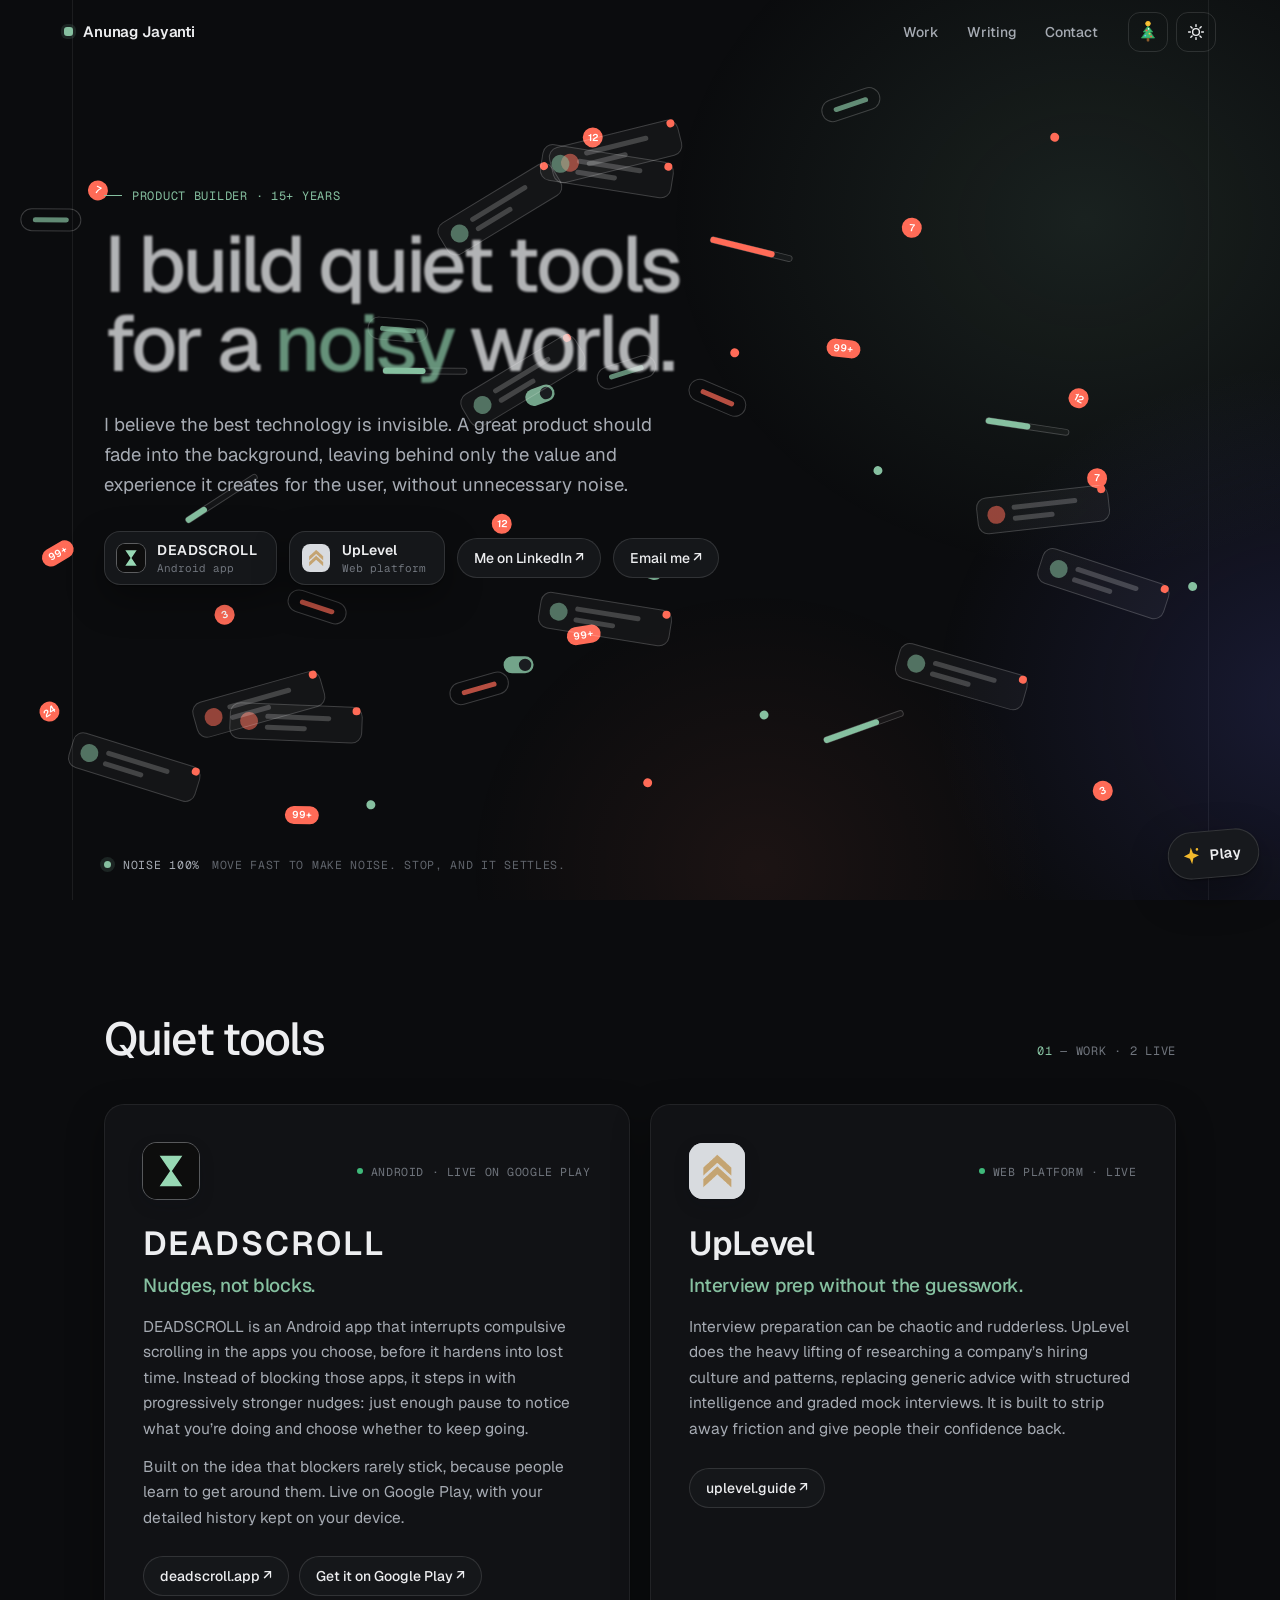
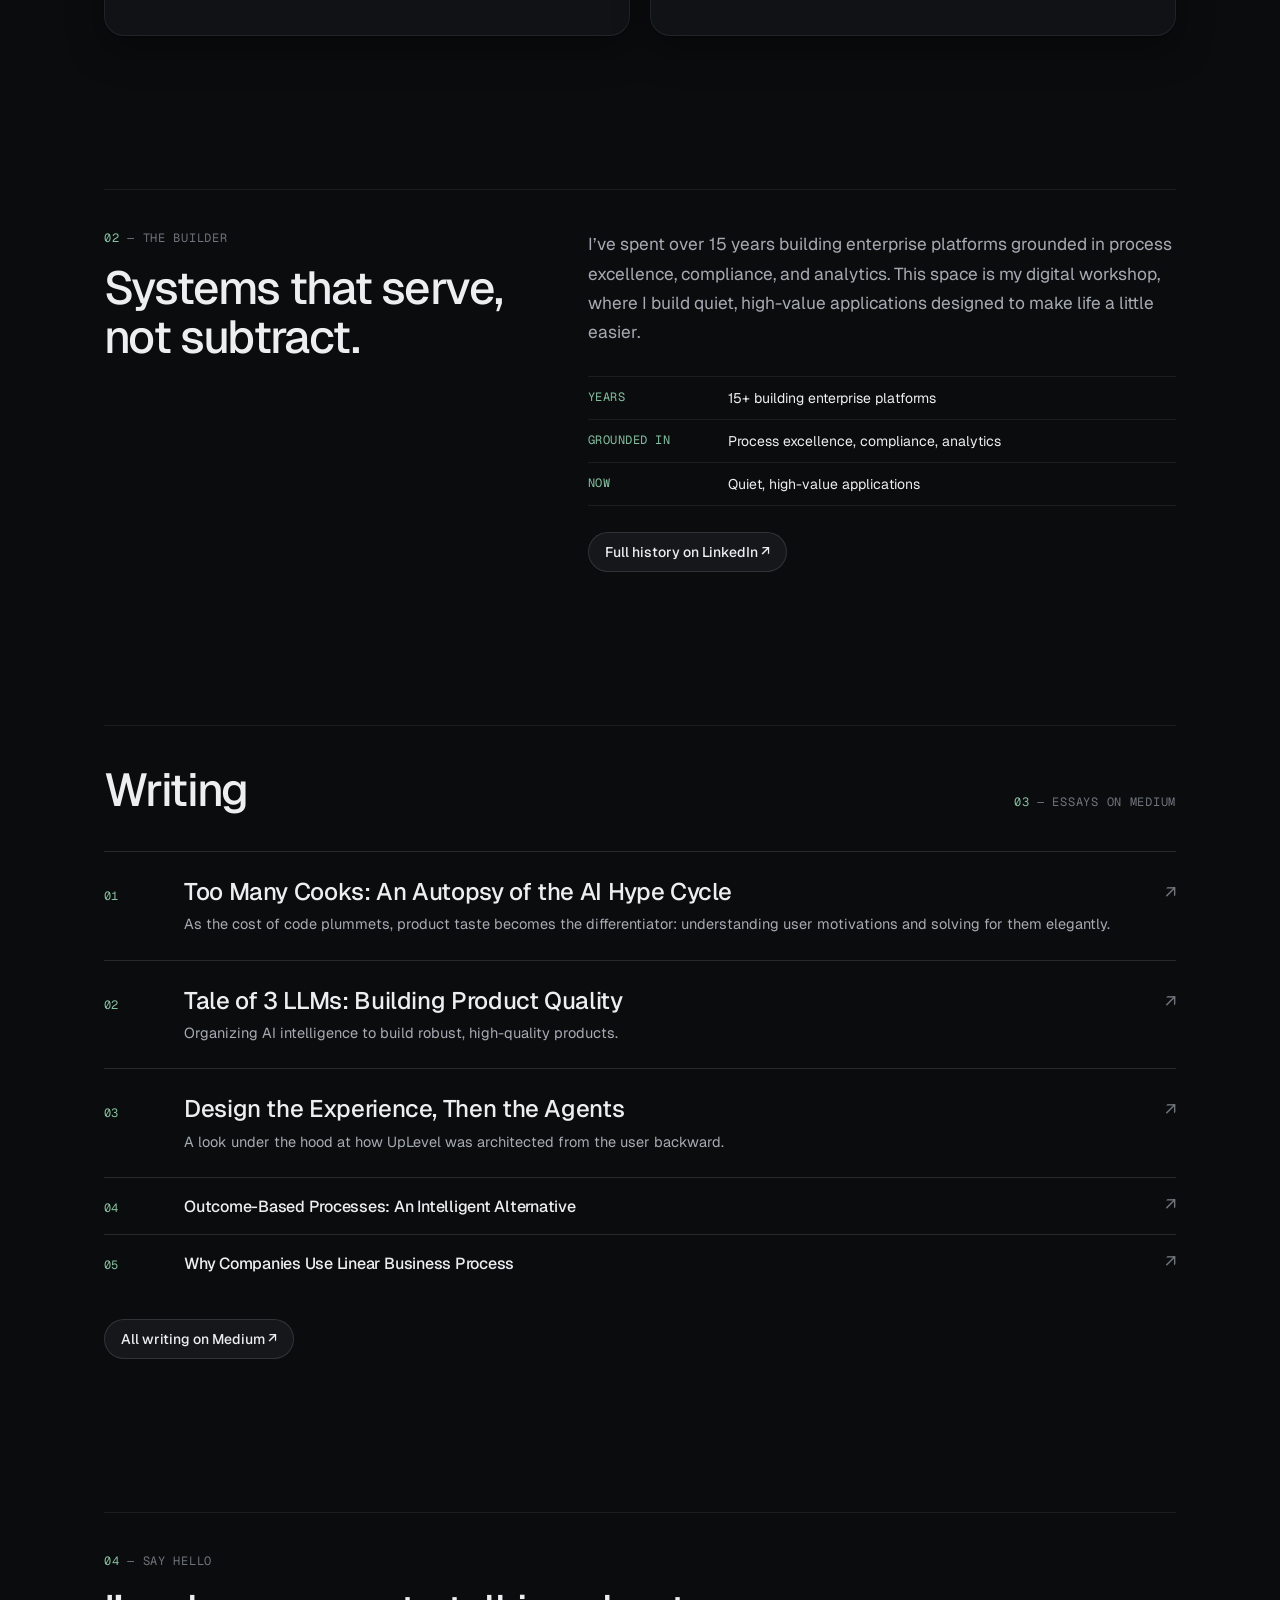
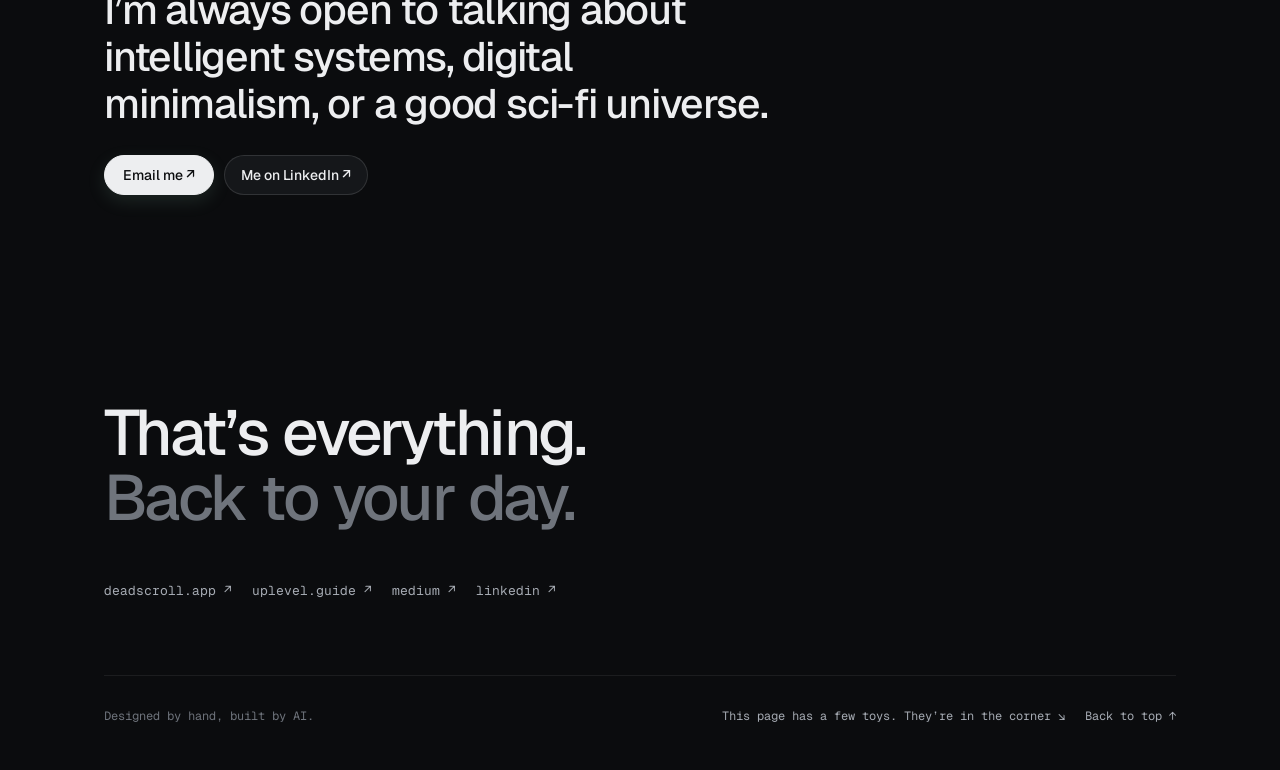
<file: index.html>
<!doctype html>
<html lang="en" data-theme="dark" data-snow="off" data-blueprint="off">
<head>
<meta charset="utf-8">
<meta name="viewport" content="width=device-width, initial-scale=1, viewport-fit=cover">
<title>Anunag Jayanti</title>
<meta name="description" content="Anunag Jayanti is a product builder with 15+ years of enterprise platforms behind him. He builds quiet tools: DEADSCROLL for Android and UpLevel for interview prep.">
<meta name="theme-color" content="#0B0C0E">
<meta property="og:type" content="website">
<meta property="og:title" content="Anunag Jayanti — I build quiet tools for a noisy world">
<meta property="og:description" content="Product builder. DEADSCROLL, UpLevel, and essays on product, AI and process.">
<link rel="canonical" href="https://www.anunag.com/">
<meta property="og:url" content="https://www.anunag.com/">
<meta property="og:image" content="https://www.anunag.com/assets/og-image.jpg">
<meta property="og:image:type" content="image/jpeg">
<meta property="og:image:width" content="1200">
<meta property="og:image:height" content="630">
<meta property="og:image:alt" content="Anunag Jayanti: I build quiet tools for a noisy world.">
<meta name="twitter:card" content="summary_large_image">
<link rel="icon" href="assets/favicon-aj.svg?v=2" type="image/svg+xml">
<link rel="icon" href="assets/favicon-32.png?v=2" type="image/png" sizes="32x32">
<link rel="apple-touch-icon" href="assets/apple-touch-icon.png?v=2">
<script>
/* Runs before paint: marks JS as available, starts in dark mode (the sun/moon button switches it),
   and applies test overrides: ?theme=light|dark  ?snow=on  ?blueprint=on  ?toys=open */
(function () {
  var el = document.documentElement, q = new URLSearchParams(location.search), t = q.get('theme');
  el.classList.add('js');
  el.setAttribute('data-theme', t === 'light' ? 'light' : 'dark');
  if (q.get('snow') === 'on') el.setAttribute('data-snow', 'on');
  if (q.get('blueprint') === 'on') el.setAttribute('data-blueprint', 'on');
})();
</script>
<link rel="preconnect" href="https://fonts.googleapis.com">
<link rel="preconnect" href="https://fonts.gstatic.com" crossorigin>
<link href="https://fonts.googleapis.com/css2?family=Geist:wght@300..700&family=Geist+Mono:wght@400;500&display=swap" rel="stylesheet">
<link rel="stylesheet" href="styles.css">
<script src="site.js" defer></script>
</head>
<body>

<div class="backdrop" aria-hidden="true">
<div class="backdrop__winter"></div>
<div class="backdrop__edge backdrop__edge--l"></div>
<div class="backdrop__edge backdrop__edge--r"></div>
<canvas class="field"></canvas>
</div>

<div class="blueprint-grid" aria-hidden="true"><div class="blueprint-grid__cols"><span></span><span></span><span></span><span></span><span></span><span></span><span></span><span></span><span></span><span></span><span></span><span></span></div></div>
<canvas class="snow-canvas" aria-hidden="true"></canvas>
<div class="garland" aria-hidden="true"></div>

<header class="hud">
<a class="hud__brand" href="#top"><span class="hud__mark"></span>Anunag Jayanti</a>
<div class="hud__right">
<nav class="hud__nav" aria-label="Sections">
<a href="#work">Work</a>
<a href="#sec-writing">Writing</a>
<a href="#sec-connect">Contact</a>
</nav>
<button class="icon-btn tree-btn" type="button" data-action="snow" aria-pressed="false" aria-label="Let it snow" title="Let it snow">
<svg width="24" height="24" viewBox="0 0 24 24" aria-hidden="true" focusable="false">
<circle class="tree-btn__halo" cx="12" cy="3.6" r="2.6" fill="#FFC83D"></circle>
<path class="tree-btn__tree" d="M12 6 L16.8 12 H14.3 L18.6 18 H5.4 L9.7 12 H7.2 Z" stroke-width="0.8" stroke-linejoin="round"></path>
<rect x="10.7" y="18" width="2.6" height="3.4" rx="0.6" fill="#8B5A2B"></rect>
<path class="tree-btn__star" d="M12 0.9 L12.85 2.75 L14.7 3.6 L12.85 4.45 L12 6.3 L11.15 4.45 L9.3 3.6 L11.15 2.75 Z" fill="#FFC83D" stroke="#E0A21E" stroke-width="0.4" stroke-linejoin="round"></path>
<circle class="bulb" style="--d:1.4s;--b:.2s" cx="10.6" cy="10.4" r="0.95" fill="#FF5A47"></circle>
<circle class="bulb" style="--d:1.9s;--b:.6s" cx="13.5" cy="13.6" r="0.95" fill="#FFC83D"></circle>
<circle class="bulb" style="--d:1.2s;--b:.4s" cx="9.3" cy="15.6" r="0.95" fill="#5BC0FF"></circle>
<circle class="bulb" style="--d:2.2s;--b:1s" cx="15.1" cy="16.4" r="0.95" fill="#FF5A47"></circle>
<circle class="bulb" style="--d:1.6s;--b:.8s" cx="12.6" cy="8.9" r="0.8" fill="#FFFFFF"></circle>
</svg>
</button>
<button class="icon-btn" type="button" data-action="theme" aria-label="Switch to dark mode" title="Switch to dark mode">
<svg class="icon-moon" width="18" height="18" viewBox="0 0 18 18" aria-hidden="true" focusable="false"><path d="M14.6 11.4A6.2 6.2 0 0 1 6.6 3.4 6.4 6.4 0 1 0 14.6 11.4Z" fill="none" stroke="currentColor" stroke-width="1.4" stroke-linejoin="round"></path></svg>
<svg class="icon-sun" width="18" height="18" viewBox="0 0 18 18" aria-hidden="true" focusable="false"><g fill="none" stroke="currentColor" stroke-width="1.4" stroke-linecap="round"><circle cx="9" cy="9" r="3.4"></circle><path d="M9 1.6v1.8M9 14.6v1.8M1.6 9h1.8M14.6 9h1.8M3.8 3.8l1.3 1.3M12.9 12.9l1.3 1.3M3.8 14.2l1.3-1.3M12.9 5.1l1.3-1.3"></path></g></svg>
</button>
</div>
</header>

<main>

<section id="top" class="hero" aria-labelledby="h1">
<div class="hero__wash" aria-hidden="true"></div>
<canvas class="hero__canvas" aria-hidden="true"></canvas>
<a class="hero__tile" data-tile="ds" href="#sec-deadscroll" tabindex="-1" aria-hidden="true"></a>
<a class="hero__tile" data-tile="ul" href="#sec-uplevel" tabindex="-1" aria-hidden="true"></a>
<div class="wrap hero__inner">
<div class="hero__col">
<p class="eyebrow eyebrow--accent" data-spec="Label / Mono"><span class="eyebrow__rule"></span>Product builder · 15+ years</p>
<h1 id="h1" class="hero__title" data-cap data-spec="Display / H1">I build quiet tools for a <span class="accent">noisy</span> world.</h1>
<p class="lead" data-spec="Body / Lead">I believe the best technology is invisible. A great product should fade into the background, leaving behind only the value and experience it creates for the user, without unnecessary noise.</p>
<div class="chips">
<a class="chip" href="#sec-deadscroll" data-mag data-spec="Button / Product chip"><img src="assets/deadscroll-tile.svg" alt="" width="28" height="28"><span class="chip__text"><span class="chip__name chip__name--caps">DEADSCROLL</span><span class="chip__meta">Android app</span></span><span class="ledge" data-ledge="pill" data-lid="ch-ds"></span></a>
<a class="chip" href="#sec-uplevel" data-mag data-spec="Button / Product chip"><img class="logo-ul" src="assets/uplevel-logo.png" alt="" width="28" height="28"><span class="chip__text"><span class="chip__name">UpLevel</span><span class="chip__meta">Web platform</span></span><span class="ledge" data-ledge="pill" data-lid="ch-ul"></span></a>
<div class="chips__links">
<a class="pill" href="https://www.linkedin.com/in/anunagjayanti/" data-mag data-spec="Button / Pill">Me on LinkedIn ↗<span class="ledge" data-ledge="pill" data-lid="pl-hli"></span></a>
<a class="pill" href="mailto:Jayanti.nag@gmail.com" data-mag data-spec="Button / Pill">Email me ↗<span class="ledge" data-ledge="pill" data-lid="pl-hem"></span></a>
</div>
</div>
</div>
</div>
<div class="wrap hero__status" aria-hidden="true">
<span class="status-dot"></span>
<span class="hero__meter">Signal clear</span>
<span class="hero__hint"><span class="only-pointer">Move fast to make noise. Stop, and it settles.</span><span class="only-touch">Scroll makes noise. Stop, and it settles.</span></span>
</div>
</section>

<section id="work" class="section wrap" aria-label="Work">
<div class="rv">
<div class="section__head">
<h2 class="h2" data-cap data-spec="Heading / H2">Quiet tools</h2>
<p class="mono-label"><span class="accent">01</span> — Work · 2 live</p>
</div>
<div class="cards">

<article id="sec-deadscroll" class="card" data-lit data-spec="Card / Product" aria-labelledby="dn">
<span class="ledge ledge--card" data-ledge="card" data-lid="card-dn"></span>
<div class="card__top">
<span class="tile" data-spec="Image / App icon"><img src="assets/deadscroll-tile.svg" alt="DEADSCROLL app icon" width="56" height="56"><span class="ledge ledge--tile" data-ledge="tile" data-lid="tile-dn"></span></span>
<span class="card__status"><span class="live-dot"></span>Android · Live on Google Play</span>
</div>
<h3 id="dn" class="card__title card__title--caps" data-cap data-spec="Heading / Product">DEADSCROLL</h3>
<p class="card__tagline">Nudges, not blocks.</p>
<p class="card__body" data-spec="Body / Card">DEADSCROLL is an Android app that interrupts compulsive scrolling in the apps you choose, before it hardens into lost time. Instead of blocking those apps, it steps in with progressively stronger nudges: just enough pause to notice what you’re doing and choose whether to keep going.</p>
<p class="card__body">Built on the idea that blockers rarely stick, because people learn to get around them. Live on Google Play, with your detailed history kept on your device.</p>
<div class="pills">
<a class="pill" href="https://deadscroll.app" data-mag data-spec="Button / Pill">deadscroll.app ↗<span class="ledge" data-ledge="pill" data-lid="pl-ds"></span></a>
<a class="pill" href="https://play.google.com/store/apps/details?id=com.reclaim.deepwork" data-mag data-spec="Button / Pill">Get it on Google Play ↗<span class="ledge" data-ledge="pill" data-lid="pl-gp"></span></a>
</div>
</article>

<article id="sec-uplevel" class="card" data-lit data-spec="Card / Product" aria-labelledby="un">
<span class="ledge ledge--card" data-ledge="card" data-lid="card-un"></span>
<div class="card__top">
<span class="tile tile--light" data-spec="Image / App icon"><img class="logo-ul" src="assets/uplevel-logo.png" alt="UpLevel logo" width="56" height="56"><span class="ledge ledge--tile" data-ledge="tile" data-lid="tile-un"></span></span>
<span class="card__status"><span class="live-dot"></span>Web platform · Live</span>
</div>
<h3 id="un" class="card__title" data-cap data-spec="Heading / Product">UpLevel</h3>
<p class="card__tagline">Interview prep without the guesswork.</p>
<p class="card__body" data-spec="Body / Card">Interview preparation can be chaotic and rudderless. UpLevel does the heavy lifting of researching a company’s hiring culture and patterns, replacing generic advice with structured intelligence and graded mock interviews. It is built to strip away friction and give people their confidence back.</p>
<div class="pills">
<a class="pill" href="https://uplevel.guide/" data-mag data-spec="Button / Pill">uplevel.guide ↗<span class="ledge" data-ledge="pill" data-lid="pl-ul"></span></a>
</div>
</article>

</div>
</div>
</section>

<section id="sec-builder" class="section wrap" aria-labelledby="about">
<div class="rv about">
<div>
<p class="mono-label"><span class="accent">02</span> — The builder</p>
<h2 id="about" class="h2 about__title" data-cap data-spec="Heading / H2">Systems that serve, not subtract.</h2>
</div>
<div>
<p class="about__body" data-spec="Body / Lead">I’ve spent over 15 years building enterprise platforms grounded in process excellence, compliance, and analytics. This space is my digital workshop, where I build quiet, high-value applications designed to make life a little easier.</p>
<dl class="facts" data-spec="List / Facts">
<div><dt>Years</dt><dd>15+ building enterprise platforms</dd></div>
<div><dt>Grounded in</dt><dd>Process excellence, compliance, analytics</dd></div>
<div><dt>Now</dt><dd>Quiet, high-value applications</dd></div>
</dl>
<div class="pills">
<a class="pill" href="https://www.linkedin.com/in/anunagjayanti/" data-mag data-spec="Button / Pill">Full history on LinkedIn ↗<span class="ledge" data-ledge="pill" data-lid="pl-li1"></span></a>
</div>
</div>
</div>
</section>

<section id="sec-writing" class="section wrap" aria-labelledby="writing">
<div class="rv ruled">
<div class="section__head">
<h2 id="writing" class="h2" data-cap data-spec="Heading / H2">Writing</h2>
<p class="mono-label"><span class="accent">03</span> — Essays on Medium</p>
</div>
<ol class="essays">
<li data-ledge="rule" data-lid="row0"><a href="https://anunagjayanti.medium.com/too-many-cooks-an-autopsy-of-the-ai-hype-cycle-25ee276a88fc" data-spec="Row / Essay"><span class="essay__n">01</span><span class="essay__text"><span class="essay__title">Too Many Cooks: An Autopsy of the AI Hype Cycle</span><span class="essay__sum">As the cost of code plummets, product taste becomes the differentiator: understanding user motivations and solving for them elegantly.</span></span><span class="essay__arrow" aria-hidden="true">↗</span></a></li>
<li data-ledge="rule" data-lid="row1"><a href="https://anunagjayanti.medium.com/tale-of-3-llms-building-product-quality-by-organizing-ai-intelligence-0e062ff59d80" data-spec="Row / Essay"><span class="essay__n">02</span><span class="essay__text"><span class="essay__title">Tale of 3 LLMs: Building Product Quality</span><span class="essay__sum">Organizing AI intelligence to build robust, high-quality products.</span></span><span class="essay__arrow" aria-hidden="true">↗</span></a></li>
<li data-ledge="rule" data-lid="row2"><a href="https://anunagjayanti.medium.com/design-the-experience-then-the-agents-how-uplevel-was-built-486b90a1ed76" data-spec="Row / Essay"><span class="essay__n">03</span><span class="essay__text"><span class="essay__title">Design the Experience, Then the Agents</span><span class="essay__sum">A look under the hood at how UpLevel was architected from the user backward.</span></span><span class="essay__arrow" aria-hidden="true">↗</span></a></li>
<li class="essay--small" data-ledge="thin" data-lid="row3"><a href="https://anunagjayanti.medium.com/outcome-based-processes-an-intelligent-alternative-10e51e8b6f21" data-spec="Row / Essay"><span class="essay__n">04</span><span class="essay__text"><span class="essay__title">Outcome-Based Processes: An Intelligent Alternative</span></span><span class="essay__arrow" aria-hidden="true">↗</span></a></li>
<li class="essay--small" data-ledge="thin" data-lid="row4"><a href="https://anunagjayanti.medium.com/why-companies-use-linear-business-process-ca1997d417d5" data-spec="Row / Essay"><span class="essay__n">05</span><span class="essay__text"><span class="essay__title">Why Companies Use Linear Business Process</span></span><span class="essay__arrow" aria-hidden="true">↗</span></a></li>
</ol>
<div class="pills">
<a class="pill" href="https://anunagjayanti.medium.com/" data-mag data-spec="Button / Pill">All writing on Medium ↗<span class="ledge" data-ledge="pill" data-lid="pl-md"></span></a>
</div>
</div>
</section>

<section id="sec-connect" class="section wrap" aria-labelledby="connect">
<div class="rv ruled">
<p class="mono-label"><span class="accent">04</span> — Say hello</p>
<h2 id="connect" class="connect__title" data-cap data-spec="Heading / H2">I’m always open to talking about intelligent systems, digital minimalism, or a good sci-fi universe.</h2>
<div class="pills">
<a class="pill pill--primary" href="mailto:Jayanti.nag@gmail.com" data-mag data-spec="Button / Primary">Email me ↗<span class="ledge" data-ledge="pill" data-lid="pl-em"></span></a>
<a class="pill" href="https://www.linkedin.com/in/anunagjayanti/" data-mag data-spec="Button / Pill">Me on LinkedIn ↗<span class="ledge" data-ledge="pill" data-lid="pl-li2"></span></a>
</div>
</div>
</section>

<section id="sec-end" class="end wrap" aria-label="End">
<div class="rv">
<p class="end__line" data-cap data-spec="Display / Closing">That’s everything.<br><span class="end__soft">Back to your day.</span></p>
<div class="quiet-links">
<a href="https://deadscroll.app">deadscroll.app ↗</a>
<a href="https://uplevel.guide/">uplevel.guide ↗</a>
<a href="https://anunagjayanti.medium.com/">medium ↗</a>
<a href="https://www.linkedin.com/in/anunagjayanti/">linkedin ↗</a>
</div>
</div>
<footer class="footer">
<span>Designed by hand, built by AI.</span>
<span class="footer__right">
<button class="text-btn" type="button" data-action="open-toys">This page has a few toys. They’re in the corner ↘</button>
<a class="text-btn" href="#top">Back to top ↑</a>
</span>
</footer>
<svg class="end__drift" viewBox="0 0 1440 70" preserveAspectRatio="none" aria-hidden="true" focusable="false">
<path class="end__drift-sh" d="M-20 22 C 120 14 240 30 380 22 S 640 10 780 20 S 1040 32 1180 22 S 1380 12 1460 20 L1460 70 L-20 70 Z"></path>
<path class="end__drift-top" d="M-20 26 C 120 18 240 34 380 26 S 640 14 780 24 S 1040 36 1180 26 S 1380 16 1460 24 L1460 70 L-20 70 Z"></path>
</svg>
</section>

</main>

<div class="inspect" aria-hidden="true">
<div class="inspect__box"><span class="inspect__h inspect__h--tl"></span><span class="inspect__h inspect__h--tr"></span><span class="inspect__h inspect__h--bl"></span><span class="inspect__h inspect__h--br"></span><span class="inspect__pad"></span><span class="inspect__dim"></span></div>
<div class="inspect__card"><div class="inspect__label"></div><div class="inspect__lines"></div></div>
</div>

<button class="blueprint-pill" type="button" data-action="blueprint">BLUEPRINT · <span class="only-pointer">HOVER ANYTHING</span><span class="only-touch">TAP ANYTHING</span> · TURN OFF ✕</button>

<div class="dock">
<div class="dock__items" id="dock-items">
<div class="dock__item" style="--i:3"><span class="dock__label">Make some noise</span><button class="dock__btn" type="button" data-action="noise" aria-label="Make some noise" title="Make some noise"><svg width="20" height="20" viewBox="0 0 20 20" aria-hidden="true" focusable="false"><circle class="dock__noise-dot" cx="10" cy="10" r="3.2"></circle><path d="M10 2.5v2.4M10 15.1v2.4M2.5 10h2.4M15.1 10h2.4M4.7 4.7l1.7 1.7M13.6 13.6l1.7 1.7M4.7 15.3l1.7-1.7M13.6 6.4l1.7-1.7" stroke="currentColor" stroke-width="1.5" stroke-linecap="round"></path></svg></button></div>
<div class="dock__item" style="--i:2"><span class="dock__label" data-state="blueprint" data-off="Blueprint" data-on="Blueprint · on">Blueprint</span><button class="dock__btn dock__btn--blue" type="button" data-action="blueprint" aria-pressed="false" aria-label="Blueprint" title="Blueprint"><svg width="20" height="20" viewBox="0 0 20 20" aria-hidden="true" focusable="false"><rect x="3" y="3" width="14" height="14" rx="2" fill="rgba(13,153,255,0.12)" stroke="#0D99FF" stroke-width="1.4"></rect><path d="M3 8h14M3 12.5h14M8 3v14M12.5 3v14" stroke="#0D99FF" stroke-width="0.9" opacity="0.8"></path></svg></button></div>
<div class="dock__item" style="--i:1"><span class="dock__label" data-state="snow" data-off="Let it snow" data-on="Let it snow · on">Let it snow</span><button class="dock__btn dock__btn--green" type="button" data-action="snow" aria-pressed="false" aria-label="Let it snow" title="Let it snow"><svg width="22" height="22" viewBox="0 0 24 24" aria-hidden="true" focusable="false" style="overflow: visible"><path class="tree-btn__tree" d="M12 6 L16.8 12 H14.3 L18.6 18 H5.4 L9.7 12 H7.2 Z" stroke-width="0.8" stroke-linejoin="round"></path><rect x="10.7" y="18" width="2.6" height="3.4" rx="0.6" fill="#8B5A2B"></rect><path d="M12 0.9 L12.85 2.75 L14.7 3.6 L12.85 4.45 L12 6.3 L11.15 4.45 L9.3 3.6 L11.15 2.75 Z" fill="#FFC83D" stroke="#E0A21E" stroke-width="0.4"></path><circle cx="10.6" cy="10.4" r="0.95" fill="#FF5A47"></circle><circle cx="13.5" cy="13.6" r="0.95" fill="#FFC83D"></circle><circle cx="9.3" cy="15.6" r="0.95" fill="#5BC0FF"></circle></svg></button></div>
<div class="dock__item" style="--i:0"><span class="dock__label" data-state="dark" data-off="Lights off" data-on="Lights on">Lights off</span><button class="dock__btn" type="button" data-action="theme" aria-label="Switch to dark mode" title="Switch to dark mode"><svg class="icon-moon" width="18" height="18" viewBox="0 0 18 18" aria-hidden="true" focusable="false"><path d="M14.6 11.4A6.2 6.2 0 0 1 6.6 3.4 6.4 6.4 0 1 0 14.6 11.4Z" fill="#4B5A8C" stroke="#3A4777" stroke-width="1" stroke-linejoin="round"></path></svg><svg class="icon-sun" width="18" height="18" viewBox="0 0 18 18" aria-hidden="true" focusable="false"><g fill="none" stroke="#F2B92C" stroke-width="1.5" stroke-linecap="round"><circle cx="9" cy="9" r="3.4" fill="#F2B92C"></circle><path d="M9 1.6v1.8M9 14.6v1.8M1.6 9h1.8M14.6 9h1.8M3.8 3.8l1.3 1.3M12.9 12.9l1.3 1.3M3.8 14.2l1.3-1.3M12.9 5.1l1.3-1.3"></path></g></svg></button></div>
</div>
<button class="dock__toggle" type="button" data-action="toys" aria-expanded="false" aria-controls="dock-items" aria-label="Open the toys: things to play with on this page">
<svg class="dock__sparkle" width="18" height="18" viewBox="0 0 18 18" aria-hidden="true" focusable="false"><path d="M9 1.2 L10.6 6.6 L16 9 L10.6 11.4 L9 16.8 L7.4 11.4 L2 9 L7.4 6.6 Z" fill="#F2B92C"></path><circle class="dock__sparkle-dot" cx="14.6" cy="3.4" r="1.2" fill="#F2B92C"></circle></svg>
<svg class="dock__close" width="14" height="14" viewBox="0 0 14 14" aria-hidden="true" focusable="false"><path d="M2 2l10 10M12 2L2 12" stroke="currentColor" stroke-width="1.6" stroke-linecap="round"></path></svg>
<span class="dock__toggle-label">Play</span>
</button>
</div>

</body>
</html>
</file>
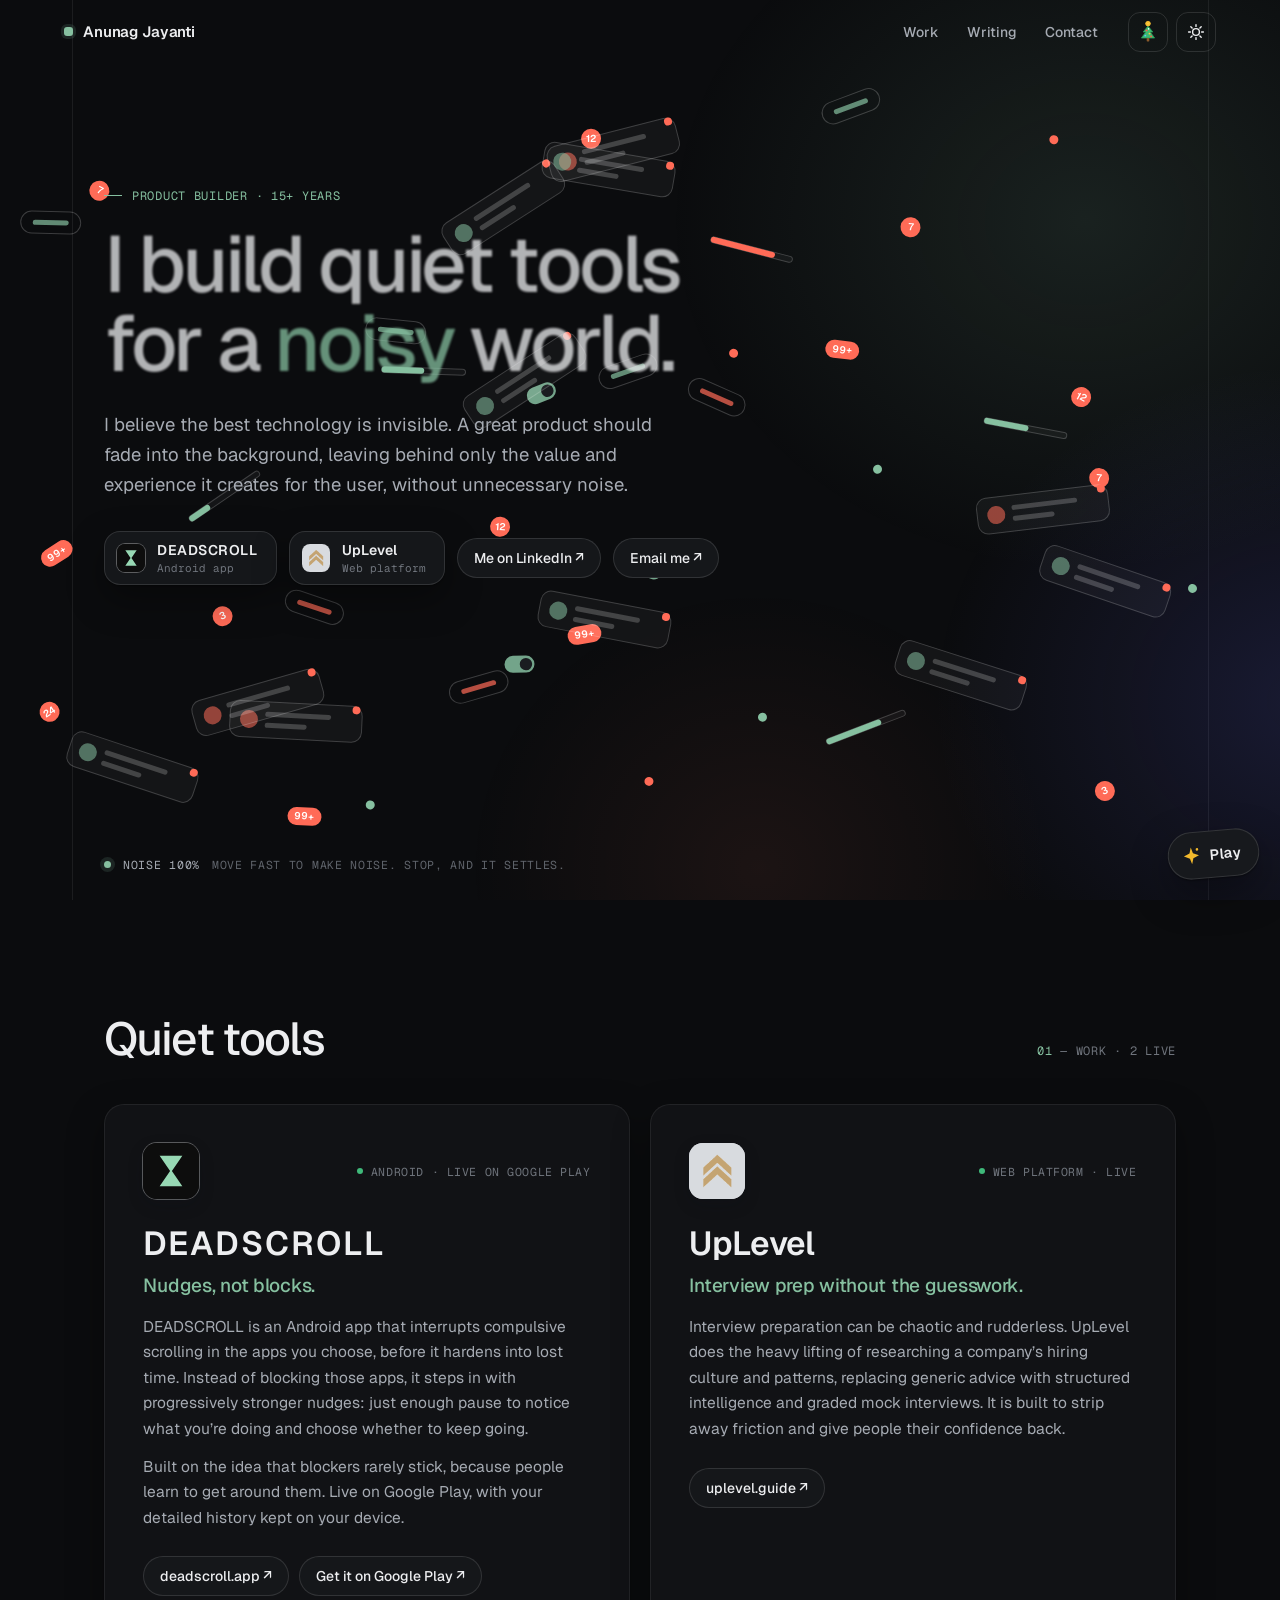
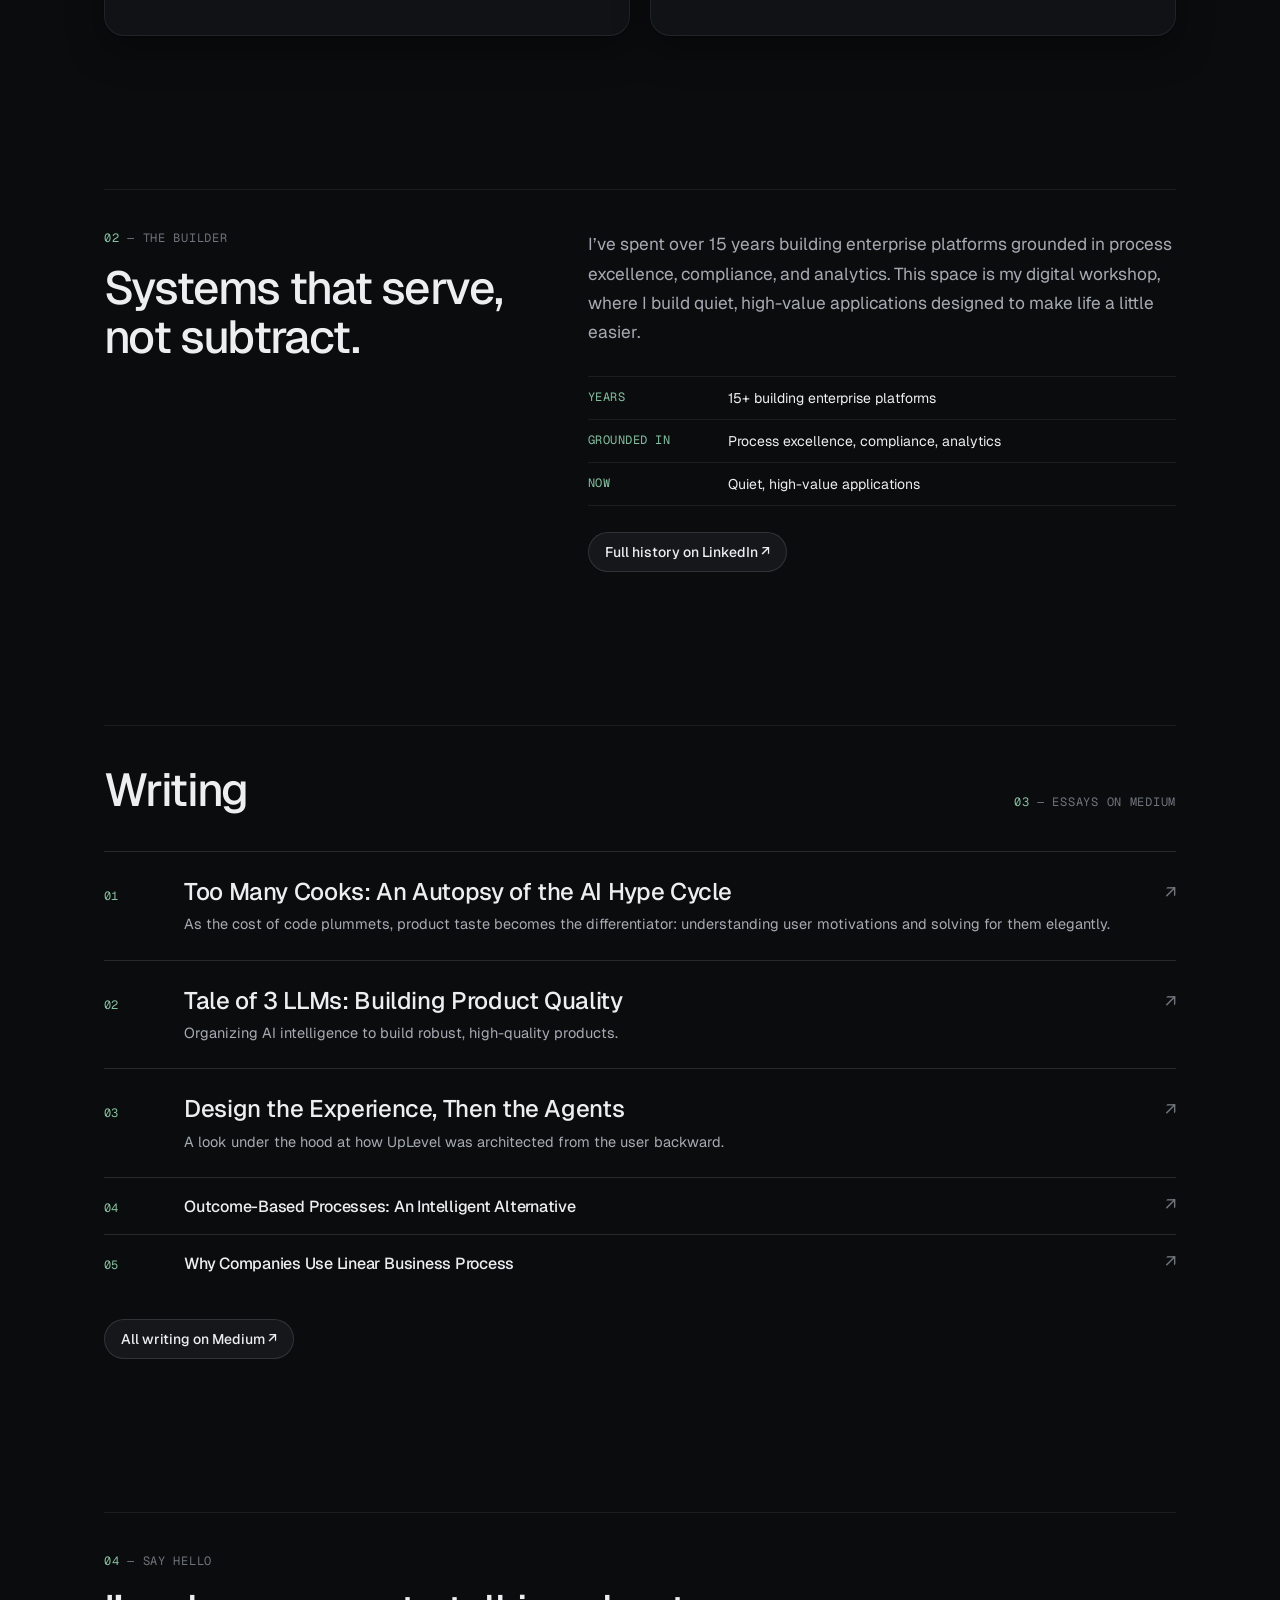
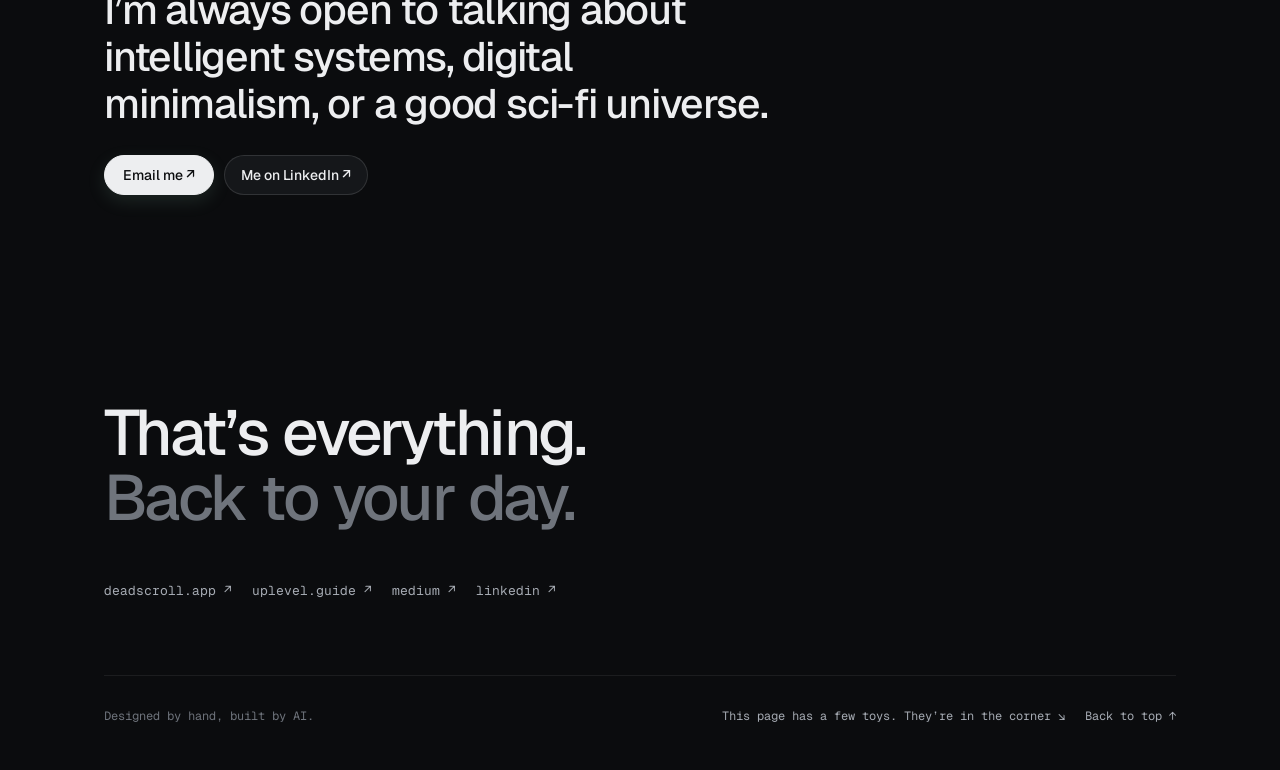
<file: preview/index.html>
<!doctype html>
<html lang="en">
<head>
<meta charset="utf-8">
<title>Anunag Jayanti</title>
<!-- The test page now lives at the homepage. Send old /preview/ links there, keeping any #section. -->
<meta name="robots" content="noindex">
<link rel="canonical" href="https://www.anunag.com/">
<script>location.replace('/' + location.hash);</script>
<meta http-equiv="refresh" content="0; url=/">
</head>
<body>
<p>This page has moved to <a href="/">anunag.com</a>.</p>
</body>
</html>
</file>
<file: styles.css>
/* anunag.com — Quiet precision
   Light: bone white with a green accent. Dark: near-black with sage.
   State lives on <html>: data-theme="light|dark", data-snow="on|off", data-blueprint="on|off", class "is-scrolled". */

:root {
  --bg: #F6F6F4;
  --ink: #111214;
  --ink2: #4A4F57;
  --ink3: #7B8088;
  --line: rgba(17, 18, 20, 0.08);
  --line2: rgba(17, 18, 20, 0.14);
  --accent: #2F7A5A;
  --accent-soft: rgba(47, 122, 90, 0.10);
  --pop: #E5484D;
  --card: #FFFFFF;
  --card-bd: rgba(17, 18, 20, 0.08);
  --card-glow: rgba(47, 122, 90, 0.08);
  --pill: #FFFFFF;
  --pill-bd: rgba(17, 18, 20, 0.12);
  --shadow: 0 1px 2px rgba(17, 18, 20, 0.04), 0 10px 30px rgba(17, 18, 20, 0.06);
  --hud-bg: rgba(246, 246, 244, 0.8);
  --toast: #FFFFFF;
  --primary: #111214;
  --primary-ink: #FFFFFF;
  --tree: #2E9E5B;
  --tree-dk: #1F7A44;
  --tree-on: rgba(46, 158, 91, 0.12);
  --wash: none;
  --winter: linear-gradient(180deg, #C8D6EB 0%, #DCE5F2 55%, #EEF3F9 100%);
  --bg-snow: #E1E9F4;
  --hud-bg-snow: rgba(225, 233, 244, 0.82);
  --ground: #FFFFFF;
  --ground-sh: #BFCDE4;

  --pad-x: clamp(20px, 5vw, 64px);
  --edge-l: -10px;
  --edge-r: -10px;
  --col-l: 0px;
  --col-w: 100%;
  --font: 'Geist', -apple-system, 'Segoe UI', Roboto, sans-serif;
  --mono: 'Geist Mono', ui-monospace, 'SFMono-Regular', Menlo, Consolas, monospace;
  color-scheme: light;
}

[data-theme="dark"] {
  --bg: #0B0C0E;
  --ink: #EDEEF0;
  --ink2: #A6ABB3;
  --ink3: #6F747C;
  --line: rgba(255, 255, 255, 0.07);
  --line2: rgba(255, 255, 255, 0.12);
  --accent: #86C0A0;
  --accent-soft: rgba(134, 192, 160, 0.14);
  --pop: #FF6B57;
  --card: #111215;
  --card-bd: rgba(255, 255, 255, 0.07);
  --card-glow: rgba(134, 192, 160, 0.10);
  --pill: #15171A;
  --pill-bd: rgba(255, 255, 255, 0.12);
  --shadow: 0 1px 2px rgba(0, 0, 0, 0.4), 0 14px 36px rgba(0, 0, 0, 0.35);
  --hud-bg: rgba(11, 12, 14, 0.72);
  --toast: #17191D;
  --primary: #EDEEF0;
  --primary-ink: #0B0C0E;
  --tree: #3DBA72;
  --tree-dk: #2A9A5A;
  --tree-on: rgba(61, 186, 114, 0.16);
  --wash: radial-gradient(40% 48% at 80% 28%, rgba(134, 192, 160, 0.12), rgba(134, 192, 160, 0) 70%), radial-gradient(36% 46% at 95% 74%, rgba(99, 102, 241, 0.16), rgba(99, 102, 241, 0) 70%), radial-gradient(28% 38% at 58% 90%, rgba(255, 120, 90, 0.07), rgba(255, 120, 90, 0) 70%);
  --winter: linear-gradient(180deg, #060A16 0%, #0E1530 55%, #18213F 100%);
  --bg-snow: #0A0F1F;
  --hud-bg-snow: rgba(10, 15, 31, 0.72);
  --ground: #C9D3E6;
  --ground-sh: #8C98B8;
  color-scheme: dark;
}

/* ---------- base ---------- */
*, *::before, *::after { box-sizing: border-box; }
html {
  background: var(--bg);
  scroll-behavior: smooth;
  -webkit-text-size-adjust: 100%;
  transition: background-color 0.6s ease;
}
[data-snow="on"] { background: var(--bg-snow); }
body {
  margin: 0;
  color: var(--ink);
  font-family: var(--font);
  font-size: 16px;
  -webkit-font-smoothing: antialiased;
  overflow-x: hidden;
  transition: color 0.6s ease;
}
img { display: block; max-width: 100%; }
a { color: inherit; }
button { font: inherit; color: inherit; }
section[id], article[id] { scroll-margin-top: 72px; }
a:focus-visible, button:focus-visible { outline: 2px solid var(--accent); outline-offset: 3px; border-radius: 8px; }
.accent { color: var(--accent); }
.only-touch { display: none; }
@media (hover: none) { .only-touch { display: inline; } .only-pointer { display: none; } }
.wrap { max-width: 1200px; margin-left: auto; margin-right: auto; padding-left: var(--pad-x); padding-right: var(--pad-x); }

/* ---------- background layers ---------- */
.backdrop { position: fixed; inset: 0; z-index: 0; pointer-events: none; }
.backdrop__winter { position: absolute; inset: 0; background: var(--winter); opacity: 0; transition: opacity 0.9s ease; }
[data-snow="on"] .backdrop__winter { opacity: 1; }
.backdrop__edge { position: absolute; top: 0; bottom: 0; width: 1px; background: var(--line); }
.backdrop__edge--l { left: var(--edge-l); }
.backdrop__edge--r { left: var(--edge-r); }
.field { position: absolute; inset: 0; width: 100%; height: 100%; display: block; }
main { position: relative; z-index: 1; }
.snow-canvas { position: fixed; inset: 0; z-index: 4; width: 100%; height: 100%; display: block; pointer-events: none; }
.garland { position: fixed; left: 0; right: 0; top: 62px; height: 44px; z-index: 6; pointer-events: none; display: none; }
[data-snow="on"] .garland { display: block; }
.garland svg { display: block; width: 100%; height: 44px; overflow: visible; }

/* ---------- top bar ---------- */
.hud {
  position: fixed; left: 0; right: 0; top: 0; z-index: 7; height: 64px;
  display: flex; align-items: center; justify-content: space-between; gap: 16px;
  padding: 0 var(--pad-x);
  border-bottom: 1px solid transparent;
  transition: background-color 0.4s ease, border-color 0.4s ease;
}
.is-scrolled .hud { background: var(--hud-bg); -webkit-backdrop-filter: saturate(1.4) blur(14px); backdrop-filter: saturate(1.4) blur(14px); border-bottom-color: var(--line); }
[data-snow="on"].is-scrolled .hud { background: var(--hud-bg-snow); }
.hud__brand { display: inline-flex; align-items: center; gap: 10px; min-height: 44px; font-weight: 600; font-size: 15px; letter-spacing: -0.01em; text-decoration: none; }
.hud__mark { display: block; width: 9px; height: 9px; border-radius: 3px; background: var(--accent); box-shadow: 0 0 0 3px var(--accent-soft); }
.hud__right { display: flex; align-items: center; gap: 8px; }
.hud__nav { display: flex; align-items: center; gap: 4px; margin-right: 10px; }
.hud__nav a { display: inline-flex; align-items: center; min-height: 40px; padding: 0 12px; border-radius: 10px; font-size: 14px; font-weight: 500; color: var(--ink2); text-decoration: none; }
.hud__nav a:hover { color: var(--ink); }
.icon-btn {
  appearance: none; display: inline-flex; align-items: center; justify-content: center; width: 40px; height: 40px; margin: 0; padding: 0;
  border: 1px solid var(--line2); border-radius: 12px; background: transparent; cursor: pointer; color: var(--ink);
  transition: background-color 0.4s ease, border-color 0.4s ease, box-shadow 0.4s ease;
}
.icon-btn svg { display: block; overflow: visible; }
[data-theme="dark"] .icon-moon, [data-theme="light"] .icon-sun { display: none; }
.tree-btn__tree { fill: var(--tree); stroke: var(--tree-dk); }
.tree-btn__halo { transform-box: fill-box; transform-origin: center; animation: halo 1.8s ease-in-out infinite; }
.tree-btn__star { animation: star 1.8s ease-in-out infinite; }
.tree-btn[aria-pressed="true"] { background: var(--tree-on); border-color: var(--tree); box-shadow: 0 0 0 4px var(--tree-on), 0 0 18px rgba(255, 200, 61, 0.35); }
.bulb { animation: twinkle var(--d, 1.6s) ease-in-out var(--b, 0s) infinite; }
@keyframes twinkle { 0%, 100% { opacity: 1; } 50% { opacity: 0.3; } }
@keyframes halo { 0%, 100% { transform: scale(0.75); opacity: 0.45; } 50% { transform: scale(1.3); opacity: 0.1; } }
@keyframes star { 0%, 100% { opacity: 1; } 50% { opacity: 0.65; } }

/* ---------- hero ---------- */
.hero { position: relative; min-height: 640px; min-height: max(100vh, 640px); min-height: max(100svh, 640px); overflow: hidden; }
.hero--below { min-height: 840px; min-height: max(100vh, 840px); min-height: max(100svh, 840px); }
.hero__wash { position: absolute; left: -8%; right: -8%; top: -8%; bottom: -8%; background: var(--wash); }
.hero__canvas { position: absolute; left: 0; top: 0; display: block; }
.hero__tile { position: absolute; z-index: 2; width: 56px; height: 56px; border-radius: 14px; pointer-events: none; }
.hero__inner { position: relative; z-index: 1; padding-top: clamp(120px, 20vh, 190px); padding-bottom: 88px; pointer-events: none; } /* bottom room keeps the status line clear on short screens */
.hero__col { max-width: 640px; pointer-events: auto; } /* wide enough for both products and both contact pills on one line */
.hero--below .hero__col { max-width: none; }
.eyebrow { margin: 0; display: inline-flex; align-items: center; gap: 10px; font-family: var(--mono); font-size: 12px; letter-spacing: 0.06em; text-transform: uppercase; color: var(--ink3); }
.eyebrow--accent { color: var(--accent); }
.eyebrow__rule { display: block; width: 18px; height: 1px; background: var(--accent); }
.hero__title { margin: 20px 0 0; max-width: min(13ch, 600px); font-size: clamp(48px, 6.2vw, 92px); font-weight: 500; line-height: 1; letter-spacing: -0.042em; transition: color 0.6s ease, text-shadow 0.5s ease; }
.lead { margin: 28px 0 0; max-width: 46ch; font-size: clamp(17px, 1.45vw, 19px); line-height: 1.6; color: var(--ink2); }
.chips { margin-top: 32px; display: flex; flex-wrap: wrap; align-items: center; gap: 12px; }
.chips__links { display: flex; flex-wrap: wrap; align-items: center; gap: 12px; }
.chip {
  position: relative; display: inline-flex; align-items: center; gap: 12px; min-height: 54px; padding: 0 18px 0 12px;
  border: 1px solid var(--pill-bd); border-radius: 16px; background: var(--pill); font-size: 14px; color: var(--ink); text-decoration: none;
  box-shadow: var(--shadow); transition: background-color 0.6s ease, border-color 0.6s ease, color 0.6s ease;
}
.chip img { width: 28px; height: 28px; border-radius: 8px; object-fit: cover; }
.chip__text { display: flex; flex-direction: column; gap: 2px; }
.chip__name { font-weight: 600; }
.chip__name--caps { letter-spacing: 0.04em; }
.chip__meta { font-family: var(--mono); font-size: 11px; color: var(--ink3); }
.logo-ul { background: #FFFFFF; }
/* dark mode: a light edge so the dark DEADSCROLL tile stands out, and a softer UpLevel tile so it doesn't outshine it */
[data-theme="dark"] img[src$="deadscroll-tile.svg"] { box-shadow: 0 0 0 1px rgba(255, 255, 255, 0.3); }
[data-theme="dark"] .logo-ul:not(.logo-fallback), [data-theme="dark"] .tile--light { background: #D8DBDF; }
.logo-fallback { display: flex; align-items: center; justify-content: center; background: var(--accent); color: #FFFFFF; font-weight: 700; }
.hero__status {
  position: absolute; z-index: 1; left: 0; right: 0; bottom: 28px; display: flex; align-items: center; gap: 12px;
  font-family: var(--mono); font-size: 11.5px; letter-spacing: 0.06em; text-transform: uppercase; color: var(--ink3); pointer-events: none;
}
.status-dot { display: block; flex: 0 0 auto; width: 7px; height: 7px; border-radius: 50%; background: var(--accent); box-shadow: 0 0 0 4px var(--accent-soft); }
.hero__meter { color: var(--ink2); }
.hero__hint { opacity: 0.85; white-space: nowrap; overflow: hidden; text-overflow: ellipsis; min-width: 0; }
.hero__meter { white-space: nowrap; }

/* ---------- sections ---------- */
.section { padding-top: clamp(48px, 6vw, 88px); padding-bottom: clamp(48px, 6vw, 88px); }
#work { padding-top: clamp(72px, 9vw, 128px); }
.section__head { display: flex; flex-wrap: wrap; align-items: baseline; justify-content: space-between; gap: 12px 32px; }
.h2 { margin: 0; font-size: clamp(30px, 3.6vw, 52px); font-weight: 500; line-height: 1.06; letter-spacing: -0.035em; transition: text-shadow 0.5s ease; }
.mono-label { margin: 0; font-family: var(--mono); font-size: 12px; letter-spacing: 0.06em; text-transform: uppercase; color: var(--ink3); }
.ruled { padding-top: 40px; border-top: 1px solid var(--line); }
/* Header links (Work, Writing, Contact) land with the section's heading 24px under the 64px top bar,
   not at the top of the section's padding. The offsets mirror the paddings above (section + .ruled). */
#work { scroll-margin-top: calc(88px - clamp(72px, 9vw, 128px)); }
#sec-writing, #sec-connect { scroll-margin-top: calc(47px - clamp(48px, 6vw, 88px)); }

.cards { margin-top: 40px; display: grid; grid-template-columns: 1fr 1fr; gap: 20px; }
.card {
  position: relative; padding: clamp(24px, 3vw, 40px); border-radius: 20px; border: 1px solid var(--card-bd);
  background: radial-gradient(520px circle at var(--mx, -999px) var(--my, -999px), var(--card-glow), rgba(0, 0, 0, 0) 62%), var(--card);
  box-shadow: var(--shadow); transition: background-color 0.6s ease, border-color 0.6s ease;
}
.card__top { display: flex; align-items: center; justify-content: space-between; gap: 16px; }
.tile { position: relative; display: block; width: 56px; height: 56px; border-radius: 14px; box-shadow: 0 6px 16px rgba(10, 14, 28, 0.18); }
.tile img { width: 56px; height: 56px; border-radius: 14px; object-fit: cover; }
.tile--light { background: #FFFFFF; }
.card__status { display: inline-flex; align-items: center; gap: 8px; font-family: var(--mono); font-size: 11.5px; letter-spacing: 0.05em; text-transform: uppercase; color: var(--ink3); text-align: right; }
.live-dot { display: block; flex: 0 0 auto; width: 6px; height: 6px; border-radius: 50%; background: #3FB97A; }
.card__title { margin: 28px 0 0; font-size: clamp(26px, 2.6vw, 34px); font-weight: 600; line-height: 1; letter-spacing: -0.02em; transition: text-shadow 0.5s ease; }
.card__title--caps { letter-spacing: 0.06em; }
.card__tagline { margin: 12px 0 0; font-size: 19px; font-weight: 500; letter-spacing: -0.015em; color: var(--accent); }
.card__body { margin: 16px 0 0; font-size: 15.5px; line-height: 1.65; color: var(--ink2); }
.card__body + .card__body { margin-top: 12px; }

.pills { margin-top: 26px; display: flex; flex-wrap: wrap; gap: 10px; }
.pill {
  position: relative; display: inline-flex; align-items: center; min-height: 40px; padding: 0 16px; border: 1px solid var(--pill-bd);
  border-radius: 20px; background: var(--pill); font-size: 14px; font-weight: 500; color: var(--ink); text-decoration: none; white-space: nowrap;
  transition: background-color 0.6s ease, border-color 0.6s ease, color 0.6s ease;
}
.pill--primary { padding: 0 18px; border-color: var(--primary); background: var(--primary); color: var(--primary-ink); box-shadow: 0 6px 18px var(--accent-soft); }
.ledge { position: absolute; top: 0; left: 12px; right: 12px; height: 0; pointer-events: none; }
.chip .ledge { left: 14px; right: 14px; }
.ledge--card { left: 18px; right: 18px; }
.ledge--tile { left: 8px; right: 8px; }

.about { display: grid; grid-template-columns: 5fr 7fr; gap: 28px 64px; padding-top: 40px; border-top: 1px solid var(--line); }
.about__title { margin-top: 18px; max-width: 14ch; }
.about__body { margin: 0; max-width: 56ch; font-size: clamp(16px, 1.35vw, 18px); line-height: 1.7; color: var(--ink2); }
.facts { margin: 28px 0 0; padding: 0; font-size: 14px; }
.facts div { display: flex; gap: 20px; padding: 12px 0; border-top: 1px solid var(--line); }
.facts div:last-child { border-bottom: 1px solid var(--line); }
.facts dt { flex: 0 0 120px; font-family: var(--mono); font-size: 12px; letter-spacing: 0.04em; text-transform: uppercase; color: var(--accent); }
.facts dd { margin: 0; }

.essays { margin: 36px 0 0; padding: 0; list-style: none; }
.essays li { border-top: 1px solid var(--line2); }
.essays a { display: grid; grid-template-columns: 56px 1fr 24px; align-items: baseline; gap: 6px 24px; padding: 24px 0; color: var(--ink); text-decoration: none; }
.essay__n { font-family: var(--mono); font-size: 12px; color: var(--accent); }
.essay__text { display: flex; flex-direction: column; gap: 6px; min-width: 0; }
.essay__title { font-size: clamp(19px, 1.9vw, 24px); font-weight: 500; line-height: 1.3; letter-spacing: -0.015em; }
.essay__sum { font-size: 14.5px; line-height: 1.55; color: var(--ink2); }
.essay__arrow { justify-self: end; font-size: 18px; color: var(--ink3); transition: transform 0.35s cubic-bezier(.2, .8, .2, 1), color 0.3s ease; }
.essays a:hover .essay__arrow, .essays a:focus-visible .essay__arrow { transform: translate(4px, -4px); color: var(--accent); }
.essay--small a { padding: 16px 0; }
.essay--small .essay__title { font-size: 16px; }
#sec-writing .pills { margin-top: 28px; }

.connect__title { margin: 18px 0 0; max-width: 24ch; font-size: clamp(28px, 3.2vw, 46px); font-weight: 500; line-height: 1.14; letter-spacing: -0.03em; transition: text-shadow 0.5s ease; }
#sec-connect .pills { margin-top: 28px; }

/* ---------- end ---------- */
.end { position: relative; padding-top: clamp(80px, 10vw, 140px); }
.end__line { margin: 0; font-size: clamp(36px, 5vw, 72px); font-weight: 500; line-height: 1.02; letter-spacing: -0.04em; transition: text-shadow 0.5s ease; }
.end__soft { color: var(--ink3); }
.quiet-links { margin-top: 40px; display: flex; flex-wrap: wrap; gap: 4px 20px; }
.quiet-links a { display: inline-flex; align-items: center; min-height: 40px; font-family: var(--mono); font-size: 13px; color: var(--ink2); text-decoration: none; }
.footer {
  margin-top: 64px; padding: 22px 0 36px; border-top: 1px solid var(--line); display: flex; flex-wrap: wrap; align-items: center;
  justify-content: space-between; gap: 10px 24px; font-family: var(--mono); font-size: 12px; color: var(--ink3);
}
[data-snow="on"] .footer { padding-bottom: 96px; }
.footer__right { display: flex; flex-wrap: wrap; align-items: center; gap: 4px 20px; }
.text-btn { appearance: none; margin: 0; padding: 10px 0; text-align: left; border: 0; background: transparent; cursor: pointer; font: inherit; color: var(--ink2); text-decoration: none; }
.end__drift { position: absolute; left: 50%; bottom: 0; width: 100vw; height: 70px; transform: translateX(-50%); display: none; pointer-events: none; }
[data-snow="on"] .end__drift { display: block; }
.end__drift-sh { fill: var(--ground-sh); }
.end__drift-top { fill: var(--ground); }

/* ---------- reveal on scroll (only when JS runs) ---------- */
.js .rv { opacity: 0; filter: blur(8px); transform: translateY(14px); transition: opacity 0.9s ease, filter 0.9s ease, transform 0.9s cubic-bezier(.2, .8, .2, 1); }
.js .rv.is-in { opacity: 1; filter: none; transform: none; }

/* ---------- blueprint ---------- */
.blueprint-grid {
  position: fixed; inset: 0; z-index: 3; pointer-events: none; display: none;
  background-image:
    linear-gradient(to right, rgba(13, 153, 255, 0.10) 1px, rgba(0, 0, 0, 0) 1px),
    linear-gradient(to bottom, rgba(13, 153, 255, 0.10) 1px, rgba(0, 0, 0, 0) 1px),
    linear-gradient(to right, rgba(13, 153, 255, 0.045) 1px, rgba(0, 0, 0, 0) 1px),
    linear-gradient(to bottom, rgba(13, 153, 255, 0.045) 1px, rgba(0, 0, 0, 0) 1px);
  background-size: 64px 64px, 64px 64px, 16px 16px, 16px 16px;
}
[data-blueprint="on"] .blueprint-grid { display: block; }
.blueprint-grid__cols { position: absolute; top: 0; bottom: 0; left: var(--col-l); width: var(--col-w); display: flex; gap: 24px; }
.blueprint-grid__cols span { flex: 1 1 0; background: rgba(13, 153, 255, 0.05); border-left: 1px solid rgba(13, 153, 255, 0.22); border-right: 1px solid rgba(13, 153, 255, 0.22); }
.blueprint-pill {
  position: fixed; z-index: 8; left: 50%; top: 76px; transform: translateX(-50%); display: none; align-items: center; gap: 10px;
  min-height: 40px; margin: 0; padding: 0 16px; border: 0; border-radius: 20px; background: #0D99FF; color: #FFFFFF; cursor: pointer;
  font: 500 12px/1 var(--mono); letter-spacing: 0.04em; white-space: nowrap; box-shadow: 0 8px 24px rgba(13, 153, 255, 0.35);
}
[data-blueprint="on"] .blueprint-pill { display: inline-flex; }
.inspect { position: absolute; left: 0; top: 0; width: 0; height: 0; z-index: 5; pointer-events: none; display: none; }
[data-blueprint="on"] .inspect.has-target { display: block; }
.inspect__box { position: absolute; border: 1px solid #0D99FF; background: rgba(13, 153, 255, 0.06); }
.inspect__h { position: absolute; width: 7px; height: 7px; background: #FFFFFF; border: 1px solid #0D99FF; }
.inspect__h--tl { left: -4px; top: -4px; } .inspect__h--tr { right: -4px; top: -4px; }
.inspect__h--bl { left: -4px; bottom: -4px; } .inspect__h--br { right: -4px; bottom: -4px; }
.inspect__pad { position: absolute; border: 1px dashed rgba(13, 153, 255, 0.6); }
.inspect__dim { position: absolute; left: 50%; bottom: -26px; transform: translateX(-50%); padding: 2px 6px; border-radius: 4px; background: #0D99FF; color: #FFFFFF; font: 500 11px/1.4 var(--mono); white-space: nowrap; }
.inspect__card { position: absolute; width: 236px; padding: 12px 14px; border-radius: 10px; background: #0E1116; color: #F2F3F5; box-shadow: 0 12px 32px rgba(0, 0, 0, 0.3); font: 400 11.5px/1.6 var(--mono); }
.inspect__label { color: #6FB8FF; font-weight: 500; }
.inspect__row { display: flex; justify-content: space-between; gap: 12px; }
.inspect__row > span:first-child { color: #8A9099; }
.inspect__row > span:last-child { display: inline-flex; align-items: center; gap: 6px; text-align: right; }
.inspect__sw { display: inline-block; width: 10px; height: 10px; border-radius: 2px; box-shadow: 0 0 0 1px rgba(255, 255, 255, 0.25); }

/* ---------- toy dock ---------- */
.dock { position: fixed; z-index: 8; right: 24px; bottom: 24px; display: flex; flex-direction: column; align-items: flex-end; gap: 10px; pointer-events: none; }
.dock__items { display: flex; flex-direction: column; align-items: flex-end; gap: 10px; }
.dock__item {
  display: flex; align-items: center; gap: 10px; opacity: 0; transform: translateY(14px) scale(0.6); transform-origin: 100% 100%;
  visibility: hidden; pointer-events: none;
  transition: opacity 0.22s ease, transform 0.4s cubic-bezier(.2, .9, .25, 1.35), visibility 0s linear 0.4s;
  transition-delay: calc((3 - var(--i)) * 20ms), calc((3 - var(--i)) * 20ms), 0.4s;
}
.dock.is-open .dock__item { opacity: 1; transform: none; visibility: visible; pointer-events: auto; transition-delay: calc(var(--i) * 40ms), calc(var(--i) * 40ms), 0s; }
.dock__label { display: inline-flex; align-items: center; padding: 7px 11px; border-radius: 9px; border: 1px solid var(--line2); background: var(--toast); box-shadow: var(--shadow); font-size: 12.5px; font-weight: 500; color: var(--ink); white-space: nowrap; }
.dock__btn {
  appearance: none; display: inline-flex; align-items: center; justify-content: center; width: 44px; height: 44px; margin: 0; padding: 0;
  border-radius: 50%; border: 1px solid var(--line2); background: var(--toast); box-shadow: var(--shadow); cursor: pointer; color: var(--ink);
  transition: border-color 0.3s ease, box-shadow 0.3s ease, transform 0.2s ease;
}
.dock__btn:active { transform: scale(0.94); }
.dock__btn svg { display: block; }
.dock__btn[aria-pressed="true"] { border-color: var(--accent); box-shadow: 0 0 0 4px var(--accent-soft), var(--shadow); }
.dock__btn--blue[aria-pressed="true"] { border-color: #0D99FF; }
.dock__btn--green[aria-pressed="true"] { border-color: var(--tree); }
.dock__noise-dot { fill: var(--pop); }
.dock__toggle {
  pointer-events: auto; appearance: none; display: inline-flex; align-items: center; gap: 8px; min-height: 44px; margin: 0; padding: 0 16px 0 12px;
  border-radius: 22px; border: 1px solid var(--line2); background: var(--toast); box-shadow: var(--shadow); cursor: pointer;
  font-size: 13.5px; font-weight: 600; color: var(--ink); transition: transform 0.35s cubic-bezier(.2, .9, .25, 1.6), background-color 0.6s ease;
}
.dock.is-nudge .dock__toggle { transform: rotate(-5deg) scale(1.08); }
.dock__close { display: none; }
.dock.is-open .dock__close { display: block; }
.dock.is-open .dock__sparkle { display: none; }
.dock__sparkle path { animation: star 2.4s ease-in-out infinite; }
.dock__sparkle-dot { animation: twinkle 2.4s ease-in-out 0.6s infinite; }

/* ---------- responsive ---------- */
@media (max-width: 899px) {
  .cards, .about { grid-template-columns: 1fr; }
}
@media (max-width: 759px) {
  .hud__nav { display: none; }
  .hero { min-height: 700px; min-height: max(100vh, 700px); min-height: max(100svh, 700px); }
  .hero__inner { padding-top: 104px; }
  .hero__title { font-size: clamp(40px, 11.5vw, 56px); }
  .hero__hint { display: none; }
  .essays a { grid-template-columns: 32px 1fr 18px; padding: 20px 0; }
  .essay__title { font-size: 19px; }
  .essay--small .essay__title { font-size: 16px; }
  .blueprint-grid__cols { gap: 12px; }
  .blueprint-grid__cols span:nth-child(n+5) { display: none; }
  .dock { right: 16px; bottom: 16px; }
}

/* ---------- reduced motion ---------- */
@media (prefers-reduced-motion: reduce) {
  html { scroll-behavior: auto; }
  .js .rv { opacity: 1; filter: none; transform: none; transition: none; }
  .bulb, .tree-btn__halo, .tree-btn__star, .dock__sparkle path, .dock__sparkle-dot { animation: none; }
  .dock__item { transition: none; }
}
</file>
